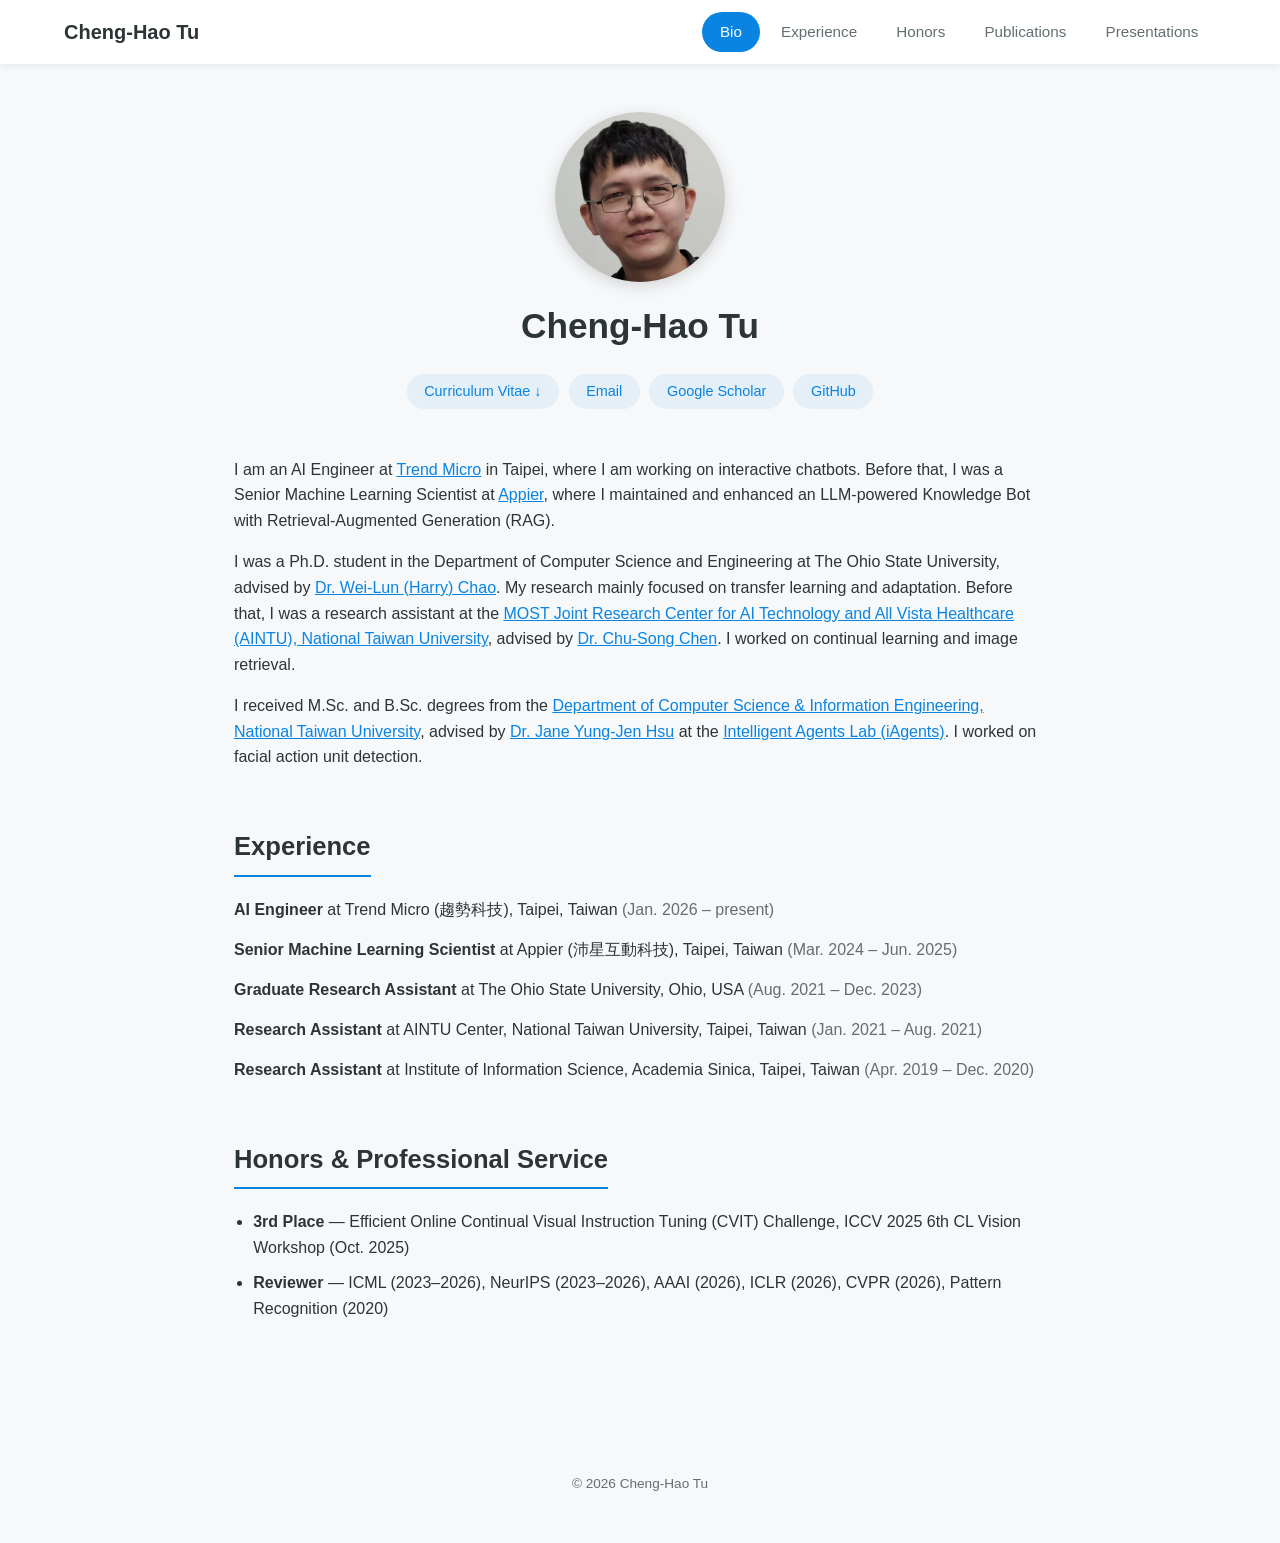
<file: index.html>
<!DOCTYPE html>
<html lang="en">
<head>
  <meta charset="utf-8">
  <meta name="viewport" content="width=device-width, initial-scale=1.0">
  <title>Cheng-Hao Tu</title>
  <meta name="description" content="Personal webpage of Cheng-Hao Tu — bio, experience, honors, publications, and presentations.">
  <link rel="canonical" href="https://andytu28.github.io/">

  <!-- Open Graph / Twitter -->
  <meta property="og:type" content="website">
  <meta property="og:url" content="https://andytu28.github.io/">
  <meta property="og:title" content="Cheng-Hao Tu">
  <meta property="og:description" content="AI Engineer at Trend Micro, Taipei. Research: transfer learning, adaptation, and LLM applications.">
  <meta property="og:image" content="https://andytu28.github.io/img/Cheng-Hao_Tu.jpg">
  <meta name="twitter:card" content="summary">
  <meta name="twitter:title" content="Cheng-Hao Tu">
  <meta name="twitter:description" content="AI Engineer at Trend Micro, Taipei. Research: transfer learning, adaptation, and LLM applications.">
  <meta name="twitter:image" content="https://andytu28.github.io/img/Cheng-Hao_Tu.jpg">

  <!-- Structured data -->
  <script type="application/ld+json">
  {
    "@context": "https://schema.org",
    "@type": "Person",
    "name": "Cheng-Hao Tu",
    "url": "https://andytu28.github.io/",
    "image": "https://andytu28.github.io/img/Cheng-Hao_Tu.jpg",
    "jobTitle": "AI Engineer",
    "worksFor": { "@type": "Organization", "name": "Trend Micro" },
    "alumniOf": { "@type": "CollegeOrUniversity", "name": "The Ohio State University" },
    "sameAs": [
      "https://scholar.google.com/citations?user=cZ87u54AAAAJ&hl=en",
      "https://github.com/andytu28"
    ]
  }
  </script>

  <link rel="shortcut icon" href="img/favicon.ico">
  <link rel="stylesheet" href="css/home.css">
</head>

<body>

  <header class="tabs">
    <a class="brand" href="index.html">Cheng-Hao Tu</a>
    <nav>
      <a class="tab" href="index.html#bio">Bio</a>
      <a class="tab" href="index.html#experience">Experience</a>
      <a class="tab" href="index.html#honors">Honors</a>
      <a class="tab" href="publication/index.html">Publications</a>
      <a class="tab" href="presentation/index.html">Presentations</a>
    </nav>
  </header>

  <main>

    <!-- ==================== BIO ==================== -->
    <section id="bio">
      <div class="hero">
        <img src="img/Cheng-Hao_Tu.jpg" alt="Portrait of Cheng-Hao Tu">
        <h1>Cheng-Hao Tu</h1>
        <div class="btn-row">
          <a class="btn" href="doc/CurriculumVitae_Cheng_Hao.pdf">Curriculum Vitae ↓</a>
          <a class="btn" href="mailto:andytu455176@gmail.com">Email</a>
          <a class="btn" href="https://scholar.google.com/citations?user=cZ87u54AAAAJ&hl=en">Google Scholar</a>
          <a class="btn" href="https://github.com/andytu28">GitHub</a>
        </div>
      </div>

      <div class="bio-text">
        <p>I am an AI Engineer at <a href="https://www.trendmicro.com/">Trend Micro</a> in Taipei, where I am working on interactive chatbots. Before that, I was a Senior Machine Learning Scientist at <a href="https://www.appier.com/">Appier</a>, where I maintained and enhanced an LLM-powered Knowledge Bot with Retrieval-Augmented Generation (RAG).</p>

        <p>I was a Ph.D. student in the Department of Computer Science and Engineering at The Ohio State University, advised by <a href="https://sites.google.com/view/wei-lun-harry-chao">Dr. Wei-Lun (Harry) Chao</a>. My research mainly focused on transfer learning and adaptation. Before that, I was a research assistant at the <a href="http://ai.ntu.edu.tw/?page_id=504&lang=en">MOST Joint Research Center for AI Technology and All Vista Healthcare (AINTU), National Taiwan University</a>, advised by <a href="https://imp.iis.sinica.edu.tw/">Dr. Chu-Song Chen</a>. I worked on continual learning and image retrieval.</p>

        <p>I received M.Sc. and B.Sc. degrees from the <a href="https://www.csie.ntu.edu.tw">Department of Computer Science &amp; Information Engineering, National Taiwan University</a>, advised by <a href="https://iagentntu.github.io/professor/Jane">Dr. Jane Yung-Jen Hsu</a> at the <a href="https://iagentntu.github.io">Intelligent Agents Lab (iAgents)</a>. I worked on facial action unit detection.</p>
      </div>
    </section>

    <!-- ==================== EXPERIENCE ==================== -->
    <section id="experience">
      <h2>Experience</h2>

      <p class="exp-line"><span class="role">AI Engineer</span> at Trend Micro (趨勢科技), Taipei, Taiwan <span class="dates">(Jan. 2026 – present)</span></p>

      <p class="exp-line"><span class="role">Senior Machine Learning Scientist</span> at Appier (沛星互動科技), Taipei, Taiwan <span class="dates">(Mar. 2024 – Jun. 2025)</span></p>

      <p class="exp-line"><span class="role">Graduate Research Assistant</span> at The Ohio State University, Ohio, USA <span class="dates">(Aug. 2021 – Dec. 2023)</span></p>

      <p class="exp-line"><span class="role">Research Assistant</span> at AINTU Center, National Taiwan University, Taipei, Taiwan <span class="dates">(Jan. 2021 – Aug. 2021)</span></p>

      <p class="exp-line"><span class="role">Research Assistant</span> at Institute of Information Science, Academia Sinica, Taipei, Taiwan <span class="dates">(Apr. 2019 – Dec. 2020)</span></p>
    </section>

    <!-- ==================== HONORS ==================== -->
    <section id="honors">
      <h2>Honors &amp; Professional Service</h2>

      <ul class="honors-list">
        <li><strong>3rd Place</strong> — Efficient Online Continual Visual Instruction Tuning (CVIT) Challenge, ICCV 2025 6th CL Vision Workshop (Oct. 2025)</li>
        <li><strong>Reviewer</strong> — ICML (2023–2026), NeurIPS (2023–2026), AAAI (2026), ICLR (2026), CVPR (2026), Pattern Recognition (2020)</li>
      </ul>
    </section>

  </main>

  <footer>© 2026 Cheng-Hao Tu</footer>

  <script>
    // Mark the tab for the current page/section as active.
    (function () {
      var isHome = location.pathname === "/" || location.pathname.split("/").pop() === "index.html";
      if (!isHome) return; // subpages handle their own highlighting
      var tabs = document.querySelectorAll(".tabs a.tab");
      var byId = {};
      tabs.forEach(function (t) { byId[t.getAttribute("href").replace(/^index\.html#/, "")] = t; });

      var sections = document.querySelectorAll("main section");
      var observer = new IntersectionObserver(function (entries) {
        entries.forEach(function (entry) {
          if (entry.isIntersecting && byId[entry.target.id]) {
            tabs.forEach(function (t) { t.classList.remove("active"); });
            byId[entry.target.id].classList.add("active");
          }
        });
      }, { rootMargin: "-40% 0px -55% 0px" });
      sections.forEach(function (s) { observer.observe(s); });

      window.addEventListener("scroll", function () {
        if (window.scrollY < 50 && byId["bio"]) {
          tabs.forEach(function (t) { t.classList.remove("active"); });
          byId["bio"].classList.add("active");
        }
      }, { passive: true });
    })();
  </script>

</body>
</html>
</file>
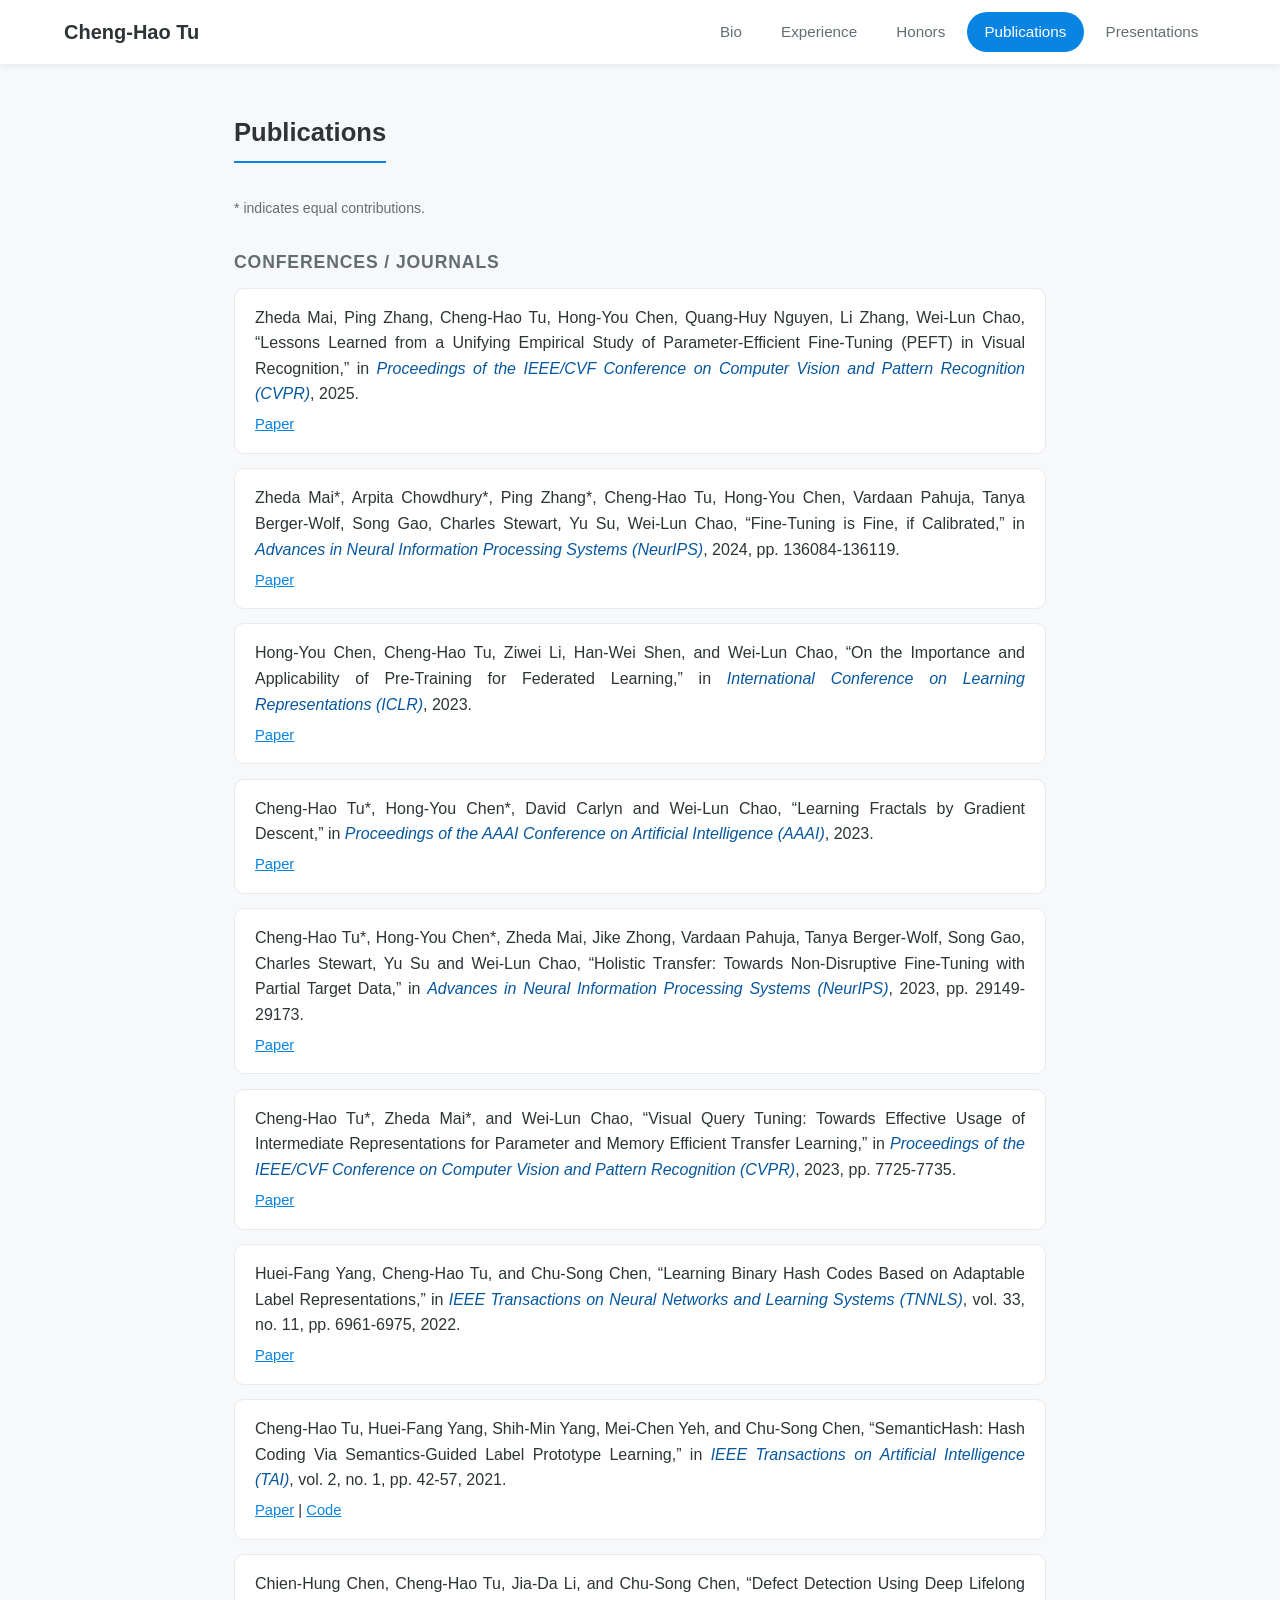
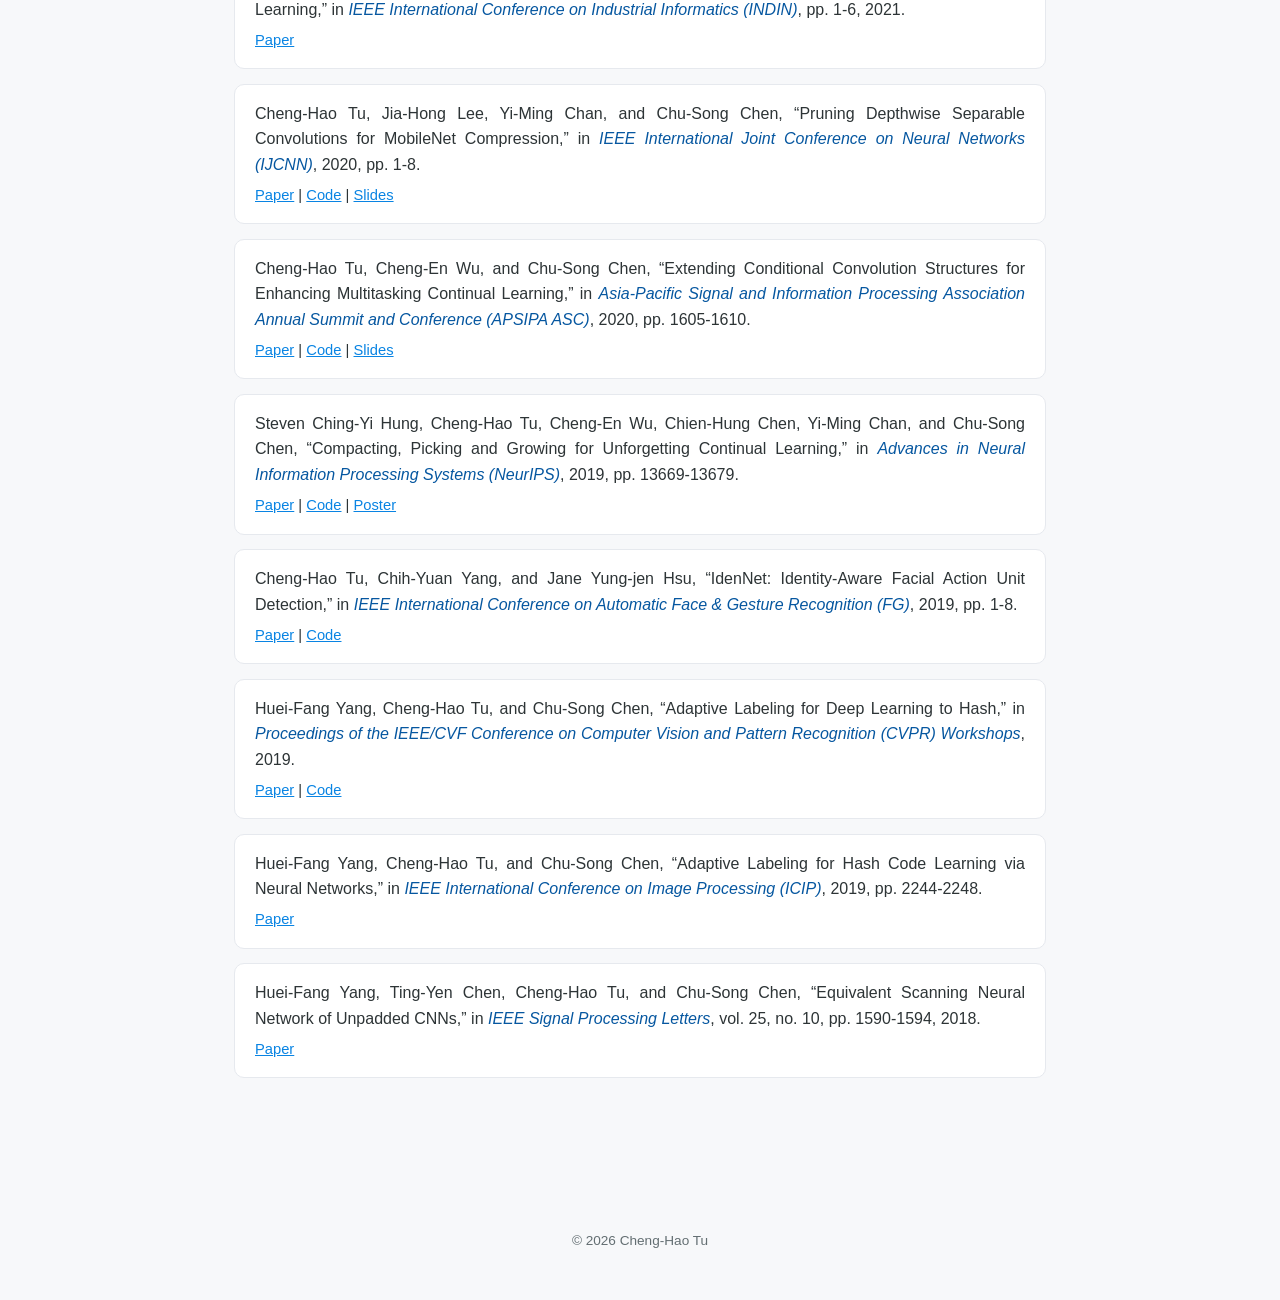
<file: publication/index.html>
<!DOCTYPE html>
<html lang="en">
<head>
  <meta charset="utf-8">
  <meta name="viewport" content="width=device-width, initial-scale=1.0">
  <title>Publications — Cheng-Hao Tu</title>
  <meta name="description" content="Publications of Cheng-Hao Tu.">
  <link rel="canonical" href="https://andytu28.github.io/publication/index.html">

  <!-- Open Graph / Twitter -->
  <meta property="og:type" content="website">
  <meta property="og:url" content="https://andytu28.github.io/publication/index.html">
  <meta property="og:title" content="Publications — Cheng-Hao Tu">
  <meta property="og:description" content="Publications of Cheng-Hao Tu.">
  <meta property="og:image" content="https://andytu28.github.io/img/Cheng-Hao_Tu.jpg">
  <meta name="twitter:card" content="summary">
  <meta name="twitter:title" content="Publications — Cheng-Hao Tu">
  <meta name="twitter:description" content="Publications of Cheng-Hao Tu.">
  <meta name="twitter:image" content="https://andytu28.github.io/img/Cheng-Hao_Tu.jpg">

  <link rel="shortcut icon" href="../img/favicon.ico">
  <link rel="stylesheet" href="../css/home.css">
</head>

<body>

  <header class="tabs">
    <a class="brand" href="../index.html">Cheng-Hao Tu</a>
    <nav>
      <a class="tab" href="../index.html#bio">Bio</a>
      <a class="tab" href="../index.html#experience">Experience</a>
      <a class="tab" href="../index.html#honors">Honors</a>
      <a class="tab" href="../publication/index.html" data-page="publication">Publications</a>
      <a class="tab" href="../presentation/index.html" data-page="presentation">Presentations</a>
    </nav>
  </header>

  <main>
    <section id="publications">
      <h2>Publications</h2>
      <p class="note">* indicates equal contributions.</p>

      <h3>Conferences / Journals</h3>

      <div class="card paper">
        <p>Zheda Mai, Ping Zhang, Cheng-Hao Tu, Hong-You Chen, Quang-Huy Nguyen, Li Zhang, Wei-Lun Chao, “Lessons Learned from a Unifying Empirical Study of Parameter-Efficient Fine-Tuning (PEFT) in Visual Recognition,” in <em>Proceedings of the IEEE/CVF Conference on Computer Vision and Pattern Recognition (CVPR)</em>, 2025.</p>
        <p class="links"><a href="https://openaccess.thecvf.com/content/CVPR2025/papers/Mai_Lessons_and_Insights_from_a_Unifying_Study_of_Parameter-Efficient_Fine-Tuning_CVPR_2025_paper.pdf">Paper</a></p>
      </div>

      <div class="card paper">
        <p>Zheda Mai*, Arpita Chowdhury*, Ping Zhang*, Cheng-Hao Tu, Hong-You Chen, Vardaan Pahuja, Tanya Berger-Wolf, Song Gao, Charles Stewart, Yu Su, Wei-Lun Chao, “Fine-Tuning is Fine, if Calibrated,” in <em>Advances in Neural Information Processing Systems (NeurIPS)</em>, 2024, pp. 136084-136119.</p>
        <p class="links"><a href="https://openreview.net/pdf?id=XRJXKBeeTD">Paper</a></p>
      </div>

      <div class="card paper">
        <p>Hong-You Chen, Cheng-Hao Tu, Ziwei Li, Han-Wei Shen, and Wei-Lun Chao, “On the Importance and Applicability of Pre-Training for Federated Learning,” in <em>International Conference on Learning Representations (ICLR)</em>, 2023.</p>
        <p class="links"><a href="https://openreview.net/pdf?id=fWWFv--P0xP">Paper</a></p>
      </div>

      <div class="card paper">
        <p>Cheng-Hao Tu*, Hong-You Chen*, David Carlyn and Wei-Lun Chao, “Learning Fractals by Gradient Descent,” in <em>Proceedings of the AAAI Conference on Artificial Intelligence (AAAI)</em>, 2023.</p>
        <p class="links"><a href="https://arxiv.org/pdf/2303.12722.pdf">Paper</a></p>
      </div>

      <div class="card paper">
        <p>Cheng-Hao Tu*, Hong-You Chen*, Zheda Mai, Jike Zhong, Vardaan Pahuja, Tanya Berger-Wolf, Song Gao, Charles Stewart, Yu Su and Wei-Lun Chao, “Holistic Transfer: Towards Non-Disruptive Fine-Tuning with Partial Target Data,” in <em>Advances in Neural Information Processing Systems (NeurIPS)</em>, 2023, pp. 29149-29173.</p>
        <p class="links"><a href="https://openreview.net/pdf?id=XbVnNXaIQY">Paper</a></p>
      </div>

      <div class="card paper">
        <p>Cheng-Hao Tu*, Zheda Mai*, and Wei-Lun Chao, “Visual Query Tuning: Towards Effective Usage of Intermediate Representations for Parameter and Memory Efficient Transfer Learning,” in <em>Proceedings of the IEEE/CVF Conference on Computer Vision and Pattern Recognition (CVPR)</em>, 2023, pp. 7725-7735.</p>
        <p class="links"><a href="https://openaccess.thecvf.com/content/CVPR2023/papers/Tu_Visual_Query_Tuning_Towards_Effective_Usage_of_Intermediate_Representations_for_CVPR_2023_paper.pdf">Paper</a></p>
      </div>

      <div class="card paper">
        <p>Huei-Fang Yang, Cheng-Hao Tu, and Chu-Song Chen, “Learning Binary Hash Codes Based on Adaptable Label Representations,” in <em>IEEE Transactions on Neural Networks and Learning Systems (TNNLS)</em>, vol. 33, no. 11, pp. 6961-6975, 2022.</p>
        <p class="links"><a href="https://ieeexplore.ieee.org/document/9492278">Paper</a></p>
      </div>

      <div class="card paper">
        <p>Cheng-Hao Tu, Huei-Fang Yang, Shih-Min Yang, Mei-Chen Yeh, and Chu-Song Chen, “SemanticHash: Hash Coding Via Semantics-Guided Label Prototype Learning,” in <em>IEEE Transactions on Artificial Intelligence (TAI)</em>, vol. 2, no. 1, pp. 42-57, 2021.</p>
        <p class="links"><a href="https://ieeexplore.ieee.org/document/9389611">Paper</a> | <a href="https://github.com/ivclab/SemanticHash">Code</a></p>
      </div>

      <div class="card paper">
        <p>Chien-Hung Chen, Cheng-Hao Tu, Jia-Da Li, and Chu-Song Chen, “Defect Detection Using Deep Lifelong Learning,” in <em>IEEE International Conference on Industrial Informatics (INDIN)</em>, pp. 1-6, 2021.</p>
        <p class="links"><a href="https://ieeexplore.ieee.org/document/9557417">Paper</a></p>
      </div>

      <div class="card paper">
        <p>Cheng-Hao Tu, Jia-Hong Lee, Yi-Ming Chan, and Chu-Song Chen, “Pruning Depthwise Separable Convolutions for MobileNet Compression,” in <em>IEEE International Joint Conference on Neural Networks (IJCNN)</em>, 2020, pp. 1-8.</p>
        <p class="links"><a href="https://ieeexplore.ieee.org/document/9207259">Paper</a> | <a href="https://github.com/ivclab/Multistage_Pruning">Code</a> | <a href="../doc/IJCNN2020_PruningMobileNet.pdf">Slides</a></p>
      </div>

      <div class="card paper">
        <p>Cheng-Hao Tu, Cheng-En Wu, and Chu-Song Chen, “Extending Conditional Convolution Structures for Enhancing Multitasking Continual Learning,” in <em>Asia-Pacific Signal and Information Processing Association Annual Summit and Conference (APSIPA ASC)</em>, 2020, pp. 1605-1610.</p>
        <p class="links"><a href="http://www.apsipa.org/proceedings/2020/pdfs/0001605.pdf">Paper</a> | <a href="https://github.com/ivclab/CondConvContinual">Code</a> | <a href="../doc/APSIPA2020_CondConvConti.pdf">Slides</a></p>
      </div>

      <div class="card paper">
        <p>Steven Ching-Yi Hung, Cheng-Hao Tu, Cheng-En Wu, Chien-Hung Chen, Yi-Ming Chan, and Chu-Song Chen, “Compacting, Picking and Growing for Unforgetting Continual Learning,” in <em>Advances in Neural Information Processing Systems (NeurIPS)</em>, 2019, pp. 13669-13679.</p>
        <p class="links"><a href="https://papers.nips.cc/paper/9518-compacting-picking-and-growing-for-unforgetting-continual-learning.pdf">Paper</a> | <a href="https://github.com/ivclab/CPG">Code</a> | <a href="../doc/NeurIPS2019_CPG.pdf">Poster</a></p>
      </div>

      <div class="card paper">
        <p>Cheng-Hao Tu, Chih-Yuan Yang, and Jane Yung-jen Hsu, “IdenNet: Identity-Aware Facial Action Unit Detection,” in <em>IEEE International Conference on Automatic Face &amp; Gesture Recognition (FG)</em>, 2019, pp. 1-8.</p>
        <p class="links"><a href="https://ieeexplore.ieee.org/document/8756631">Paper</a> | <a href="https://github.com/andytu28/IdenNet">Code</a></p>
      </div>

      <div class="card paper">
        <p>Huei-Fang Yang, Cheng-Hao Tu, and Chu-Song Chen, “Adaptive Labeling for Deep Learning to Hash,” in <em>Proceedings of the IEEE/CVF Conference on Computer Vision and Pattern Recognition (CVPR) Workshops</em>, 2019.</p>
        <p class="links"><a href="https://openaccess.thecvf.com/content_CVPRW_2019/papers/CEFRL/Yang_Adaptive_Labeling_for_Deep_Learning_to_Hash_CVPRW_2019_paper.pdf">Paper</a> | <a href="https://github.com/ivclab/AdaLabelHash">Code</a></p>
      </div>

      <div class="card paper">
        <p>Huei-Fang Yang, Cheng-Hao Tu, and Chu-Song Chen, “Adaptive Labeling for Hash Code Learning via Neural Networks,” in <em>IEEE International Conference on Image Processing (ICIP)</em>, 2019, pp. 2244-2248.</p>
        <p class="links"><a href="https://ieeexplore.ieee.org/document/8803011">Paper</a></p>
      </div>

      <div class="card paper">
        <p>Huei-Fang Yang, Ting-Yen Chen, Cheng-Hao Tu, and Chu-Song Chen, “Equivalent Scanning Neural Network of Unpadded CNNs,” in <em>IEEE Signal Processing Letters</em>, vol. 25, no. 10, pp. 1590-1594, 2018.</p>
        <p class="links"><a href="https://ieeexplore.ieee.org/document/8456614">Paper</a></p>
      </div>
    </section>
  </main>

  <footer>© 2026 Cheng-Hao Tu</footer>

  <script>
    (function () {
      var tabs = document.querySelectorAll(".tabs a.tab");
      tabs.forEach(function (t) {
        if (t.getAttribute("data-page") === "publication") t.classList.add("active");
      });
    })();
  </script>

</body>
</html>
</file>
<file: css/home.css>
/* ---------- Shared site styles (tab navigation + sections) ---------- */
:root {
  --bg: #f7f8fa;
  --card: #ffffff;
  --text: #2d3436;
  --muted: #636e72;
  --accent: #0984e3;
  --accent-dark: #0657a0;
  --nav-h: 64px;
}

* { box-sizing: border-box; }

html { scroll-behavior: smooth; }

body {
  margin: 0;
  font-family: "Helvetica Neue", Helvetica, Arial, sans-serif;
  background: var(--bg);
  color: var(--text);
  line-height: 1.6;
}

/* ---------- Sticky tab navigation ---------- */
.tabs {
  position: sticky;
  top: 0;
  z-index: 100;
  height: var(--nav-h);
  display: flex;
  align-items: center;
  justify-content: space-between;
  padding: 0 5%;
  background: rgba(255, 255, 255, 0.92);
  backdrop-filter: blur(8px);
  -webkit-backdrop-filter: blur(8px);
  box-shadow: 0 1px 8px rgba(0, 0, 0, 0.08);
}

.tabs .brand {
  font-size: 1.25rem;
  font-weight: 700;
  color: var(--text);
  text-decoration: none;
  white-space: nowrap;
  margin-right: auto;
}

.tabs nav { display: flex; gap: 0.25rem; }

.tabs a.tab {
  display: block;
  padding: 0.5rem 1.1rem;
  border-radius: 999px;
  font-size: 0.95rem;
  font-weight: 500;
  color: var(--muted);
  text-decoration: none;
  transition: background 0.2s, color 0.2s;
}

.tabs a.tab:hover {
  color: var(--accent);
  background: rgba(9, 132, 227, 0.08);
}

.tabs a.tab.active {
  color: #fff;
  background: var(--accent);
}

/* ---------- Layout ---------- */
main {
  max-width: 860px;
  margin: 0 auto;
  padding: 3rem 1.5rem 4rem;
}

section {
  scroll-margin-top: calc(var(--nav-h) + 16px);
  margin-bottom: 3.5rem;
}

h2 {
  font-size: 1.6rem;
  margin: 0 0 1.25rem;
  padding-bottom: 0.5rem;
  border-bottom: 2px solid var(--accent);
  display: inline-block;
}

h3 {
  font-size: 1.1rem;
  margin: 1.75rem 0 0.75rem;
  color: var(--muted);
  text-transform: uppercase;
  letter-spacing: 0.05em;
}

a { color: var(--accent); }
a:hover { color: var(--accent-dark); }

/* ---------- Hero ---------- */
.hero {
  display: flex;
  flex-direction: column;
  align-items: center;
  text-align: center;
  gap: 0.5rem;
  margin-bottom: 3rem;
}

.hero img {
  width: 170px;
  height: 170px;
  border-radius: 50%;
  object-fit: cover;
  box-shadow: 0 4px 16px rgba(0, 0, 0, 0.15);
}

.hero h1 { font-size: 2.2rem; margin: 0.5rem 0 0; }

.btn-row {
  display: flex;
  gap: 0.6rem;
  flex-wrap: wrap;
  justify-content: center;
  margin-top: 0.75rem;
}

.btn {
  display: inline-block;
  font-size: 0.9rem;
  font-weight: 500;
  text-decoration: none;
  color: var(--accent);
  background: rgba(9, 132, 227, 0.08);
  padding: 0.35rem 1.1rem;
  border-radius: 999px;
  transition: background 0.2s, color 0.2s;
}

.btn:hover { background: rgba(9, 132, 227, 0.16); color: var(--accent-dark); }

.bio-text p { margin: 0 0 1rem; }

/* ---------- Generic cards ---------- */
.card {
  background: var(--card);
  border: 1px solid #e6e9ee;
  border-radius: 10px;
  padding: 1rem 1.25rem;
  margin-bottom: 0.9rem;
  transition: box-shadow 0.2s, transform 0.2s;
}

.card:hover {
  box-shadow: 0 4px 14px rgba(0, 0, 0, 0.08);
  transform: translateY(-2px);
}

.card p { margin: 0 0 0.4rem; }
.card p:last-child { margin-bottom: 0; }
.card em { color: var(--accent-dark); }

/* ---------- Experience ---------- */
.exp-line {
  margin: 0 0 0.9rem;
}

.exp-line .role { font-weight: 700; }
.exp-line .dates { color: var(--muted); }

/* ---------- Honors ---------- */
.honors-list {
  margin: 0;
  padding-left: 1.2rem;
}

.honors-list li { margin-bottom: 0.6rem; }

/* ---------- Publications ---------- */
.paper p { text-align: justify; }
.paper .links { margin-bottom: 0; font-size: 0.92rem; }

.note { font-size: 0.88rem; color: var(--muted); }

/* ---------- Presentations ---------- */
.talk .title { color: var(--accent-dark); font-weight: 600; }
.talk .photos {
  display: flex;
  gap: 0.75rem;
  margin-top: 0.75rem;
  flex-wrap: wrap;
}
.talk .photos img {
  width: 220px;
  border-radius: 8px;
  border: 1px solid #e6e9ee;
}

/* ---------- Footer ---------- */
footer {
  text-align: center;
  padding: 2rem 1rem 3rem;
  color: var(--muted);
  font-size: 0.85rem;
}

/* ---------- Responsive ---------- */
@media (max-width: 640px) {
  .tabs { flex-direction: column; height: auto; padding: 0.75rem; gap: 0.5rem; }
  .tabs nav { flex-wrap: wrap; justify-content: center; }
  main { padding-top: 2rem; }
  .hero img { width: 140px; height: 140px; }
}
</file>
